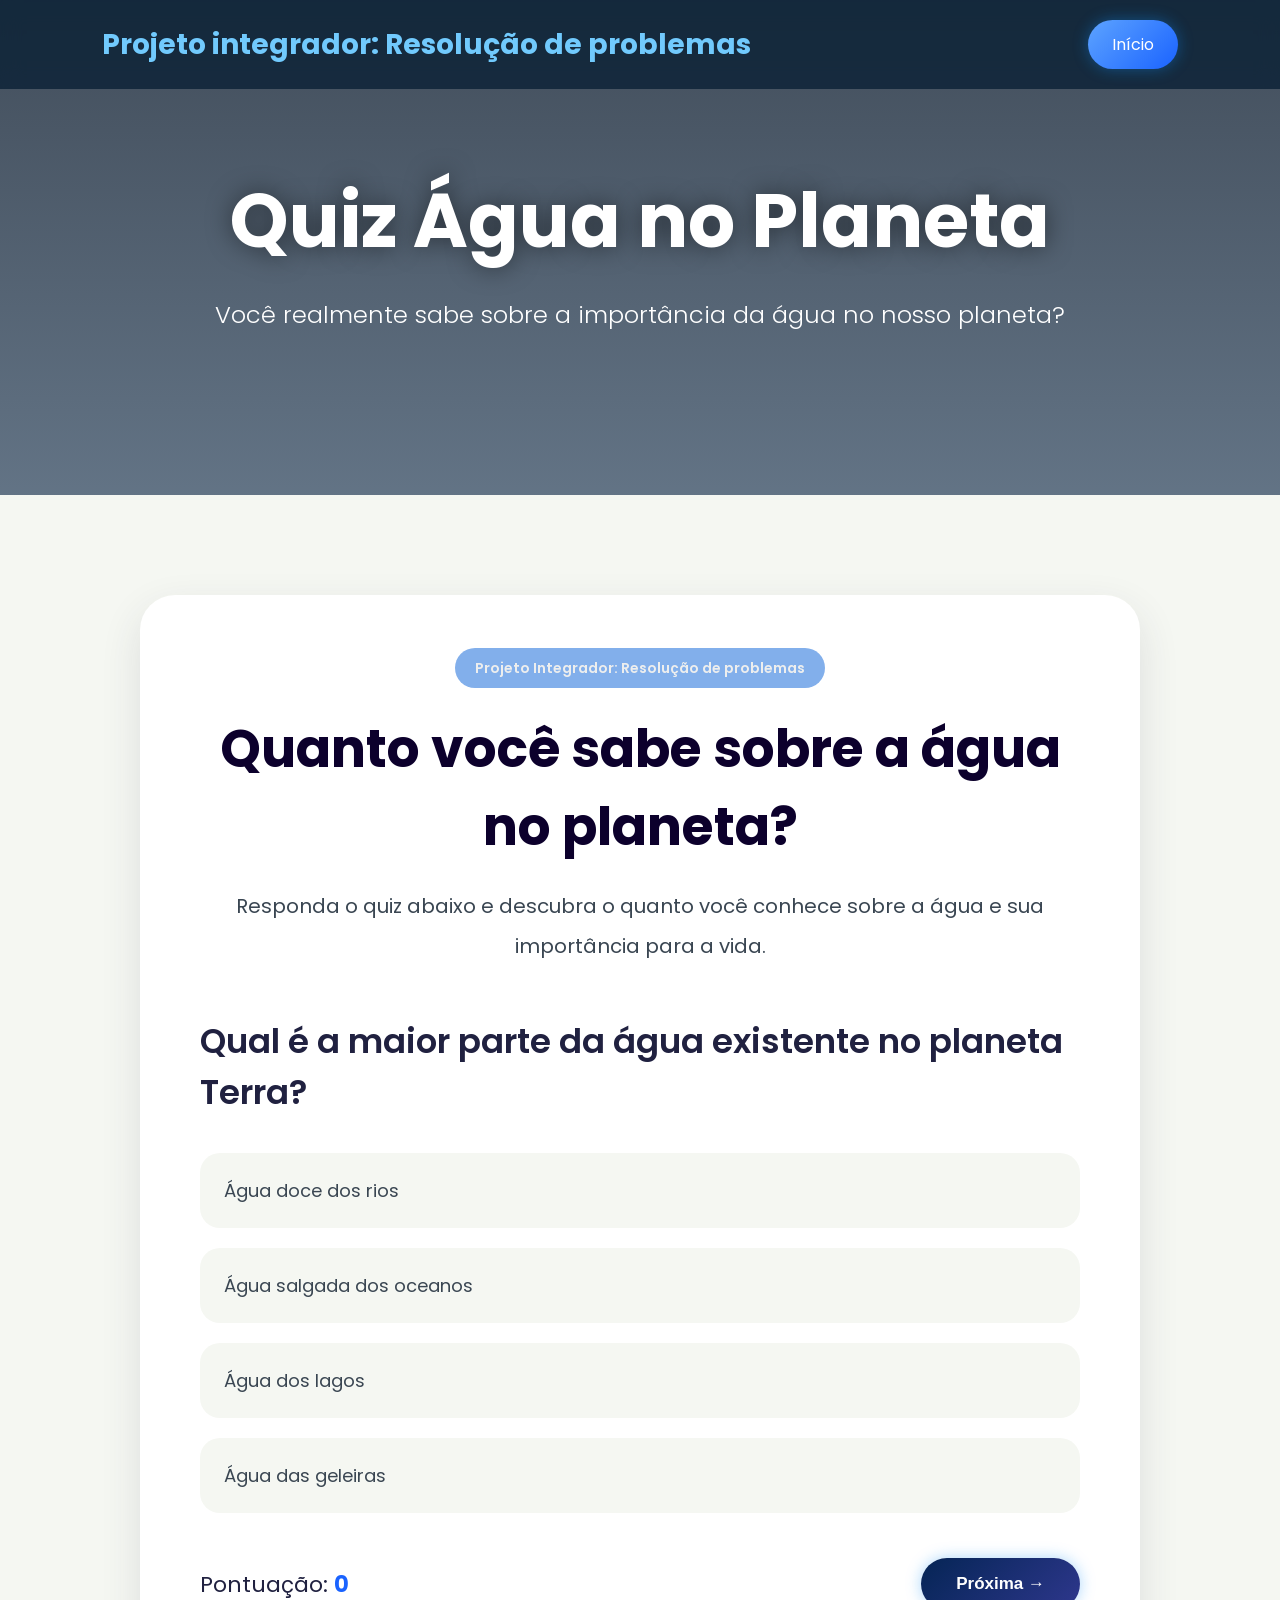
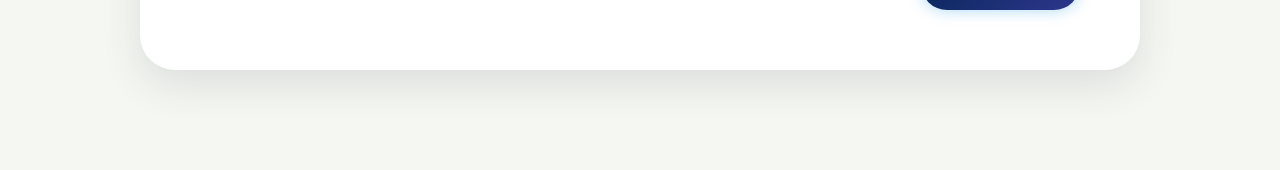
<file: quiz.html>
<!DOCTYPE html>
<html lang="pt-BR">

<head>

<meta charset="UTF-8">
<meta name="viewport" content="width=device-width, initial-scale=1.0">

<title>Quiz Água no Planeta</title>

<link rel="stylesheet" href="quiz.css">

</head>

<body>

<!-- NAVBAR -->

<nav>

    <div class="logo">
        Projeto integrador: Resolução de problemas
    </div>

    <div class="menu">

        <a class="btn-nav ativo" href="index.html">
            Início
        </a>

    </div>

</nav>

<!-- HERO -->

<header class="hero">

    <div class="overlay"></div>

    <div class="hero-text">

        <h1>
            Quiz Água no Planeta
        </h1>

        <p>
            Você realmente sabe sobre a importância da água no nosso planeta?
        </p>

    </div>

</header>

<!-- QUIZ -->

<main>

<section class="quiz-section">

<div class="container">

<div id="quiz">

<div class="topo">

<span class="tag">
    Projeto Integrador: Resolução de problemas
</span>

<h2>
    Quanto você sabe sobre a água no planeta?
</h2>

<p>
    Responda o quiz abaixo e descubra o quanto você conhece sobre a água e sua importância para a vida.
</p>

</div>

<div class="pergunta" id="pergunta"></div>

<div class="opcoes" id="opcoes"></div>

<div class="footer">

    <span class="pontuacao-box">
        Pontuação:
        <strong id="pontuacao">0</strong>
    </span>

    <button id="proximo">
        Próxima →
    </button>

</div>

</div>

<div class="resultado" id="resultado">

<h2>
    Seu resultado Final
</h2>

<p id="mensagem"></p>

<button onclick="reiniciarQuiz()">
    Jogar Novamente
</button>

</div>

</div>

</section>

</main>

<script>

const perguntas = [

{
  pergunta: "Qual é a maior parte da água existente no planeta Terra?",
  opcoes: [
    "Água doce dos rios",
    "Água salgada dos oceanos",
    "Água dos lagos",
    "Água das geleiras"
  ],
  correta: 1
},

{
  pergunta: "Qual é uma das principais fontes de água doce disponível para o consumo humano?",
  opcoes: [
    "Oceanos",
    "Rios e lagos",
    "Água salgada",
    "Mares"
  ],
  correta: 1
},

{
  pergunta: "Como é chamado o processo em que a água passa do estado líquido para o gasoso?",
  opcoes: [
    "Condensação",
    "Precipitação",
    "Evaporação",
    "Solidificação"
  ],
  correta: 2
},

{
  pergunta: "Qual destas atitudes ajuda a economizar água?",
  opcoes: [
    "Deixar a torneira aberta ao escovar os dentes",
    "Tomar banhos muito longos",
    "Consertar vazamentos",
    "Lavar calçadas com mangueira"
  ],
  correta: 2
},

{
  pergunta: "Por que a água é essencial para a vida no planeta?",
  opcoes: [
    "Porque apenas os animais precisam dela",
    "Porque é necessária para a sobrevivência dos seres vivos",
    "Porque serve somente para produzir energia",
    "Porque existe apenas nos oceanos"
  ],
  correta: 1
}

];

let atual = 0;
let pontos = 0;
let respondeu = false;

const pergunta = document.getElementById("pergunta");
const opcoes = document.getElementById("opcoes");
const pontuacao = document.getElementById("pontuacao");
const proximo = document.getElementById("proximo");

function carregarPergunta(){

  respondeu = false;

  pergunta.innerText = perguntas[atual].pergunta;

  opcoes.innerHTML = "";

  perguntas[atual].opcoes.forEach((opcao,index)=>{

    const div = document.createElement("div");

    div.classList.add("opcao");

    div.innerText = opcao;

    div.onclick = () => responder(index);

    opcoes.appendChild(div);

  });

}

function responder(index){

  if(respondeu) return;

  respondeu = true;

  const correta = perguntas[atual].correta;

  const todas = document.querySelectorAll(".opcao");

  todas.forEach((item,i)=>{

    if(i === correta){
      item.classList.add("correta");
    }

    if(i === index && index !== correta){
      item.classList.add("errada");
    }

  });

  if(index === correta){

    pontos++;

    pontuacao.innerText = pontos;

  }

}

proximo.addEventListener("click",()=>{

  if(!respondeu){

    alert("Escolha uma resposta!");

    return;

  }

  atual++;

  if(atual < perguntas.length){

    carregarPergunta();

  } else {

    mostrarResultado();

  }

});

function mostrarResultado(){

  document.getElementById("quiz").style.display = "none";

  document.getElementById("resultado").style.display = "block";

  let texto = "";

  if(pontos >= 4){

    texto = `Parabéns! Você acertou ${pontos} de ${perguntas.length}.`;

  }

  else if(pontos >= 2){

    texto = `Mandou bem! Você acertou ${pontos} de ${perguntas.length}.`;

  }

  else{

    texto = `Você acertou ${pontos} de ${perguntas.length}.`;

  }

  document.getElementById("mensagem").innerText = texto;

}

function reiniciarQuiz(){

  atual = 0;

  pontos = 0;

  pontuacao.innerText = 0;

  document.getElementById("quiz").style.display = "block";

  document.getElementById("resultado").style.display = "none";

  carregarPergunta();

}

carregarPergunta();

</script>

</body>

</html>
</file>
<file: quiz.css>
@import url('https://fonts.googleapis.com/css2?family=Poppins:wght@300;400;500;600;700;800&display=swap');

*{
    margin:0;
    padding:0;
    box-sizing:border-box;
}

html{
    scroll-behavior:smooth;
}

body{
    font-family:'Poppins',sans-serif;
    background:#f5f7f2;
    overflow-x:hidden;
}

/* NAVBAR */

nav{
    position:fixed;
    top:0;
    width:100%;

    display:flex;
    justify-content:space-between;
    align-items:center;

    padding:20px 8%;

    z-index:1000;

    background:rgba(2, 26, 48, 0.7);

    backdrop-filter:blur(10px);
}

.logo{
    color:#71cafd;
    font-size:28px;
    font-weight:700;
}

.menu{
    display:flex;
    gap:20px;
}

.btn-nav{
    color:white;
    text-decoration:none;

    padding:12px 24px;

    border-radius:40px;

    background:linear-gradient(135deg,#052555,#2e378d);

    transition:0.3s;

    box-shadow:0 0 15px rgba(14,141,245,0.4);
}

.btn-nav:hover{
    transform:translateY(-3px);

    background:linear-gradient(135deg,#5da3ff,#1a63ff);

    box-shadow:0 0 20px rgba(93,163,255,0.7);
}

.ativo{
    background:linear-gradient(135deg,#5da3ff,#1a63ff);
}

/* HERO */

.hero{
    position:relative;
    height:55vh;
}

.hero img{
    width:100%;
    height:55vh;

    object-fit:cover;
}

.overlay{
    position:absolute;

    top:0;

    width:100%;
    height:100%;

    background:linear-gradient(
        rgba(5,20,40,0.75),
        rgba(20,45,75,0.65)
    );
}

.hero-text{
    position:absolute;

    top:50%;
    left:50%;

    transform:translate(-50%,-50%);

    text-align:center;

    width:90%;

    color:white;
}

.hero-text h1{
    font-size:75px;

    color:#ffffff;

    margin-bottom:20px;

    text-shadow:0 0 25px rgba(0,0,0,0.5);
}

.hero-text p{
    font-size:24px;

    font-weight:300;
}

/* QUIZ SECTION */

.quiz-section{
    padding:100px 8%;
}

/* CONTAINER */

.container{
    background:white;

    border-radius:35px;

    padding:60px;

    max-width:1000px;

    margin:auto;

    box-shadow:0 15px 40px rgba(50,52,70,0.12);
}

/* TOPO */

.topo{
    text-align:center;

    margin-bottom:50px;
}

.tag{
    background:#82afeb;

    color:#edeeee;

    padding:10px 20px;

    border-radius:30px;

    font-size:14px;

    font-weight:600;
}

.topo h2{
    font-size:52px;

    color:#0c002c;

    margin:30px 0 20px 0;
}

.topo p{
    font-size:20px;

    line-height:2;

    color:#3a4652;
}

/* PERGUNTA */

.pergunta{
    font-size:34px;

    color:#202140;

    font-weight:600;

    margin-bottom:35px;

    line-height:1.5;
}

/* OPÇÕES */

.opcoes{
    display:flex;
    flex-direction:column;

    gap:20px;
}

.opcao{
    background:#f5f7f2;

    padding:22px;

    border-radius:20px;

    border:2px solid transparent;

    cursor:pointer;

    transition:0.35s;

    font-size:18px;

    color:#3a4652;
}

.opcao:hover{
    transform:translateX(8px);

    border-color:#5da3ff;

    background:#eef6ff;
}

/* CORRETA */

.correta{
    background:#d9ffc2 !important;

    border-color:#49b649 !important;

    color:#24502b;
}

/* ERRADA */

.errada{
    background:#ffd9d9 !important;

    border-color:#ff5b5b !important;

    color:#702020;
}

/* FOOTER */

.footer{
    margin-top:45px;

    display:flex;
    justify-content:space-between;
    align-items:center;
}

.pontuacao-box{
    font-size:22px;

    color:#202140;
}

.pontuacao-box strong{
    color:#1a63ff;
}

/* BOTÃO */

button{
    background:linear-gradient(135deg,#052555,#2e378d);

    color:white;

    border:none;

    padding:16px 35px;

    border-radius:40px;

    font-size:17px;

    font-weight:600;

    cursor:pointer;

    transition:0.35s;

    box-shadow:0 0 15px rgba(14,141,245,0.35);
}

button:hover{
    transform:translateY(-3px);

    background:linear-gradient(135deg,#5da3ff,#1a63ff);

    box-shadow:0 0 20px rgba(93,163,255,0.6);
}

/* RESULTADO */

.resultado{
    display:none;

    text-align:center;
}

.resultado h2{
    font-size:60px;

    color:#0c002c;

    margin-bottom:30px;
}

.resultado p{
    font-size:24px;

    line-height:2;

    color:#3a4652;

    margin-bottom:40px;
}

/* RESPONSIVO */

@media(max-width:1000px){

    .container{
        padding:35px;
    }

    .hero-text h1{
        font-size:48px;
    }

    .topo h2{
        font-size:38px;
    }

    .pergunta{
        font-size:24px;
    }

    .footer{
        flex-direction:column;
        align-items:flex-start;
        gap:25px;
    }

    button{
        width:100%;
    }

    nav{
        padding:20px;
    }

}
</file>
